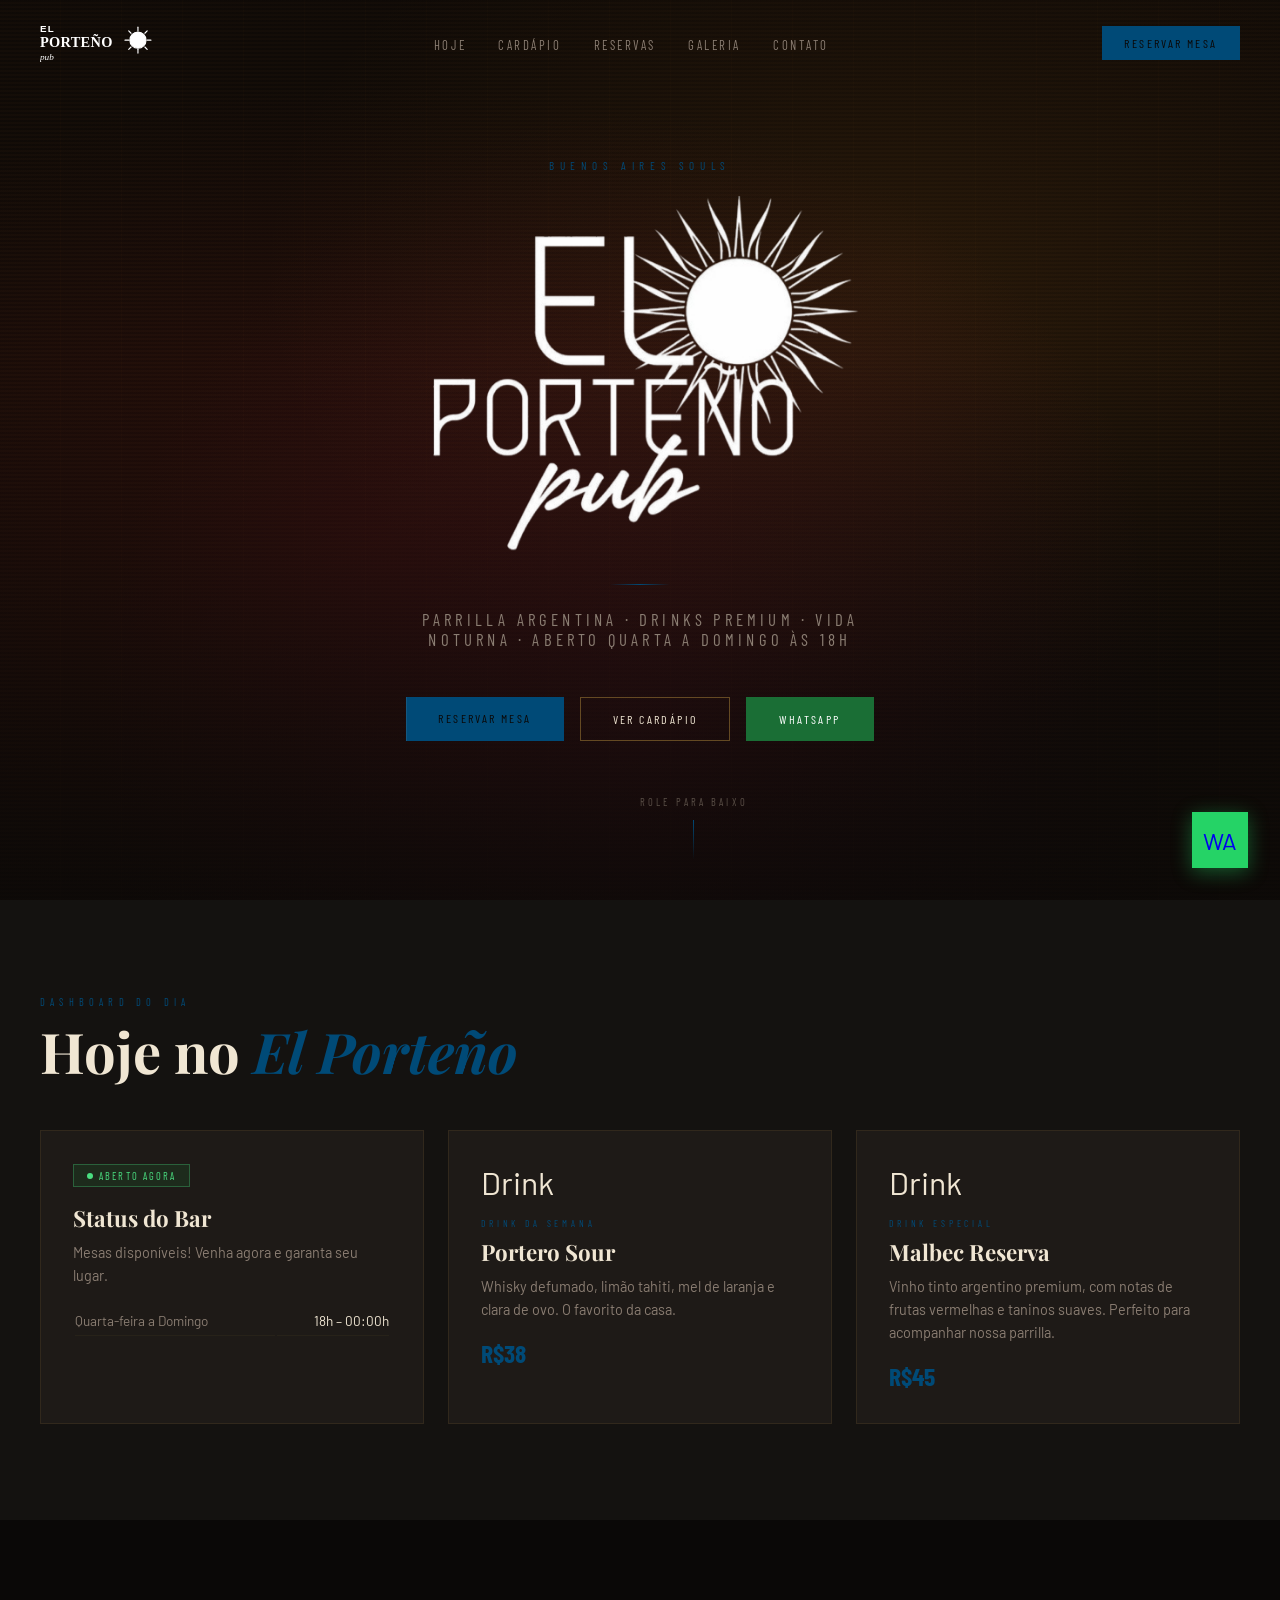
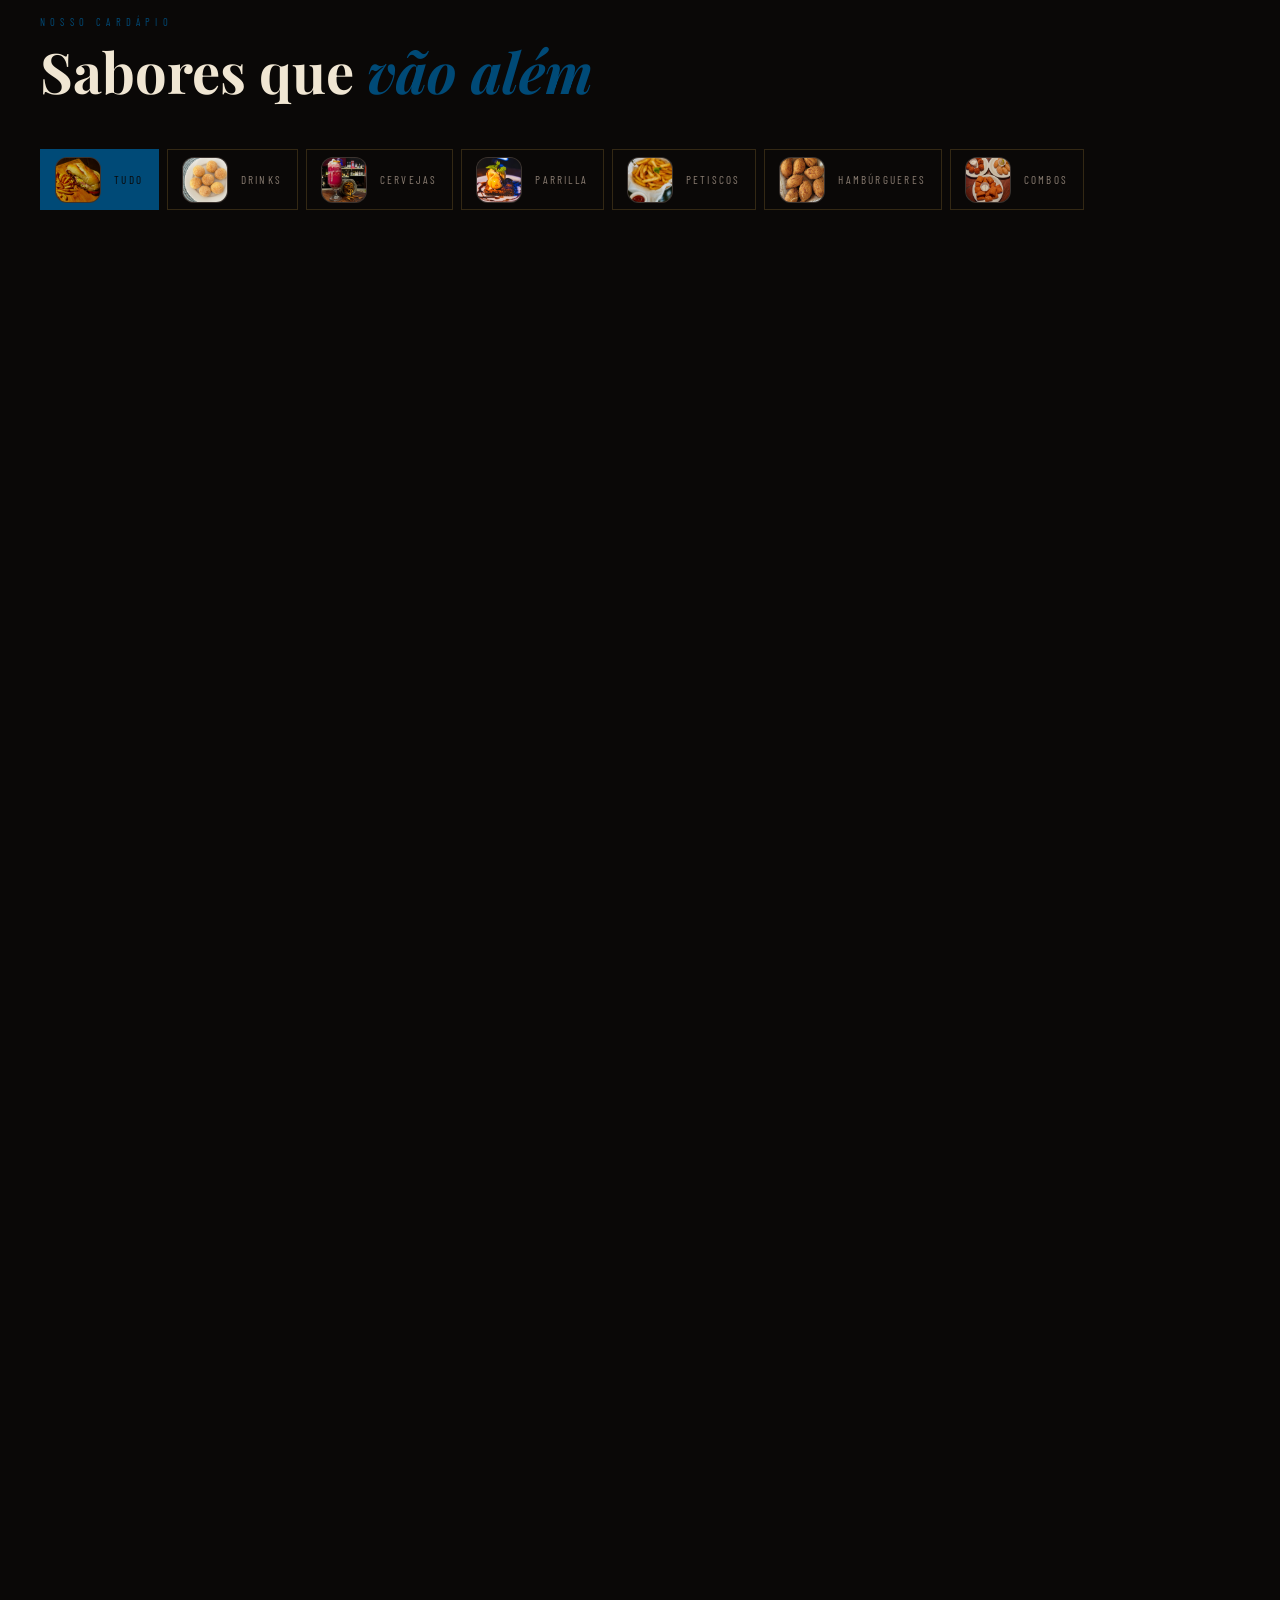
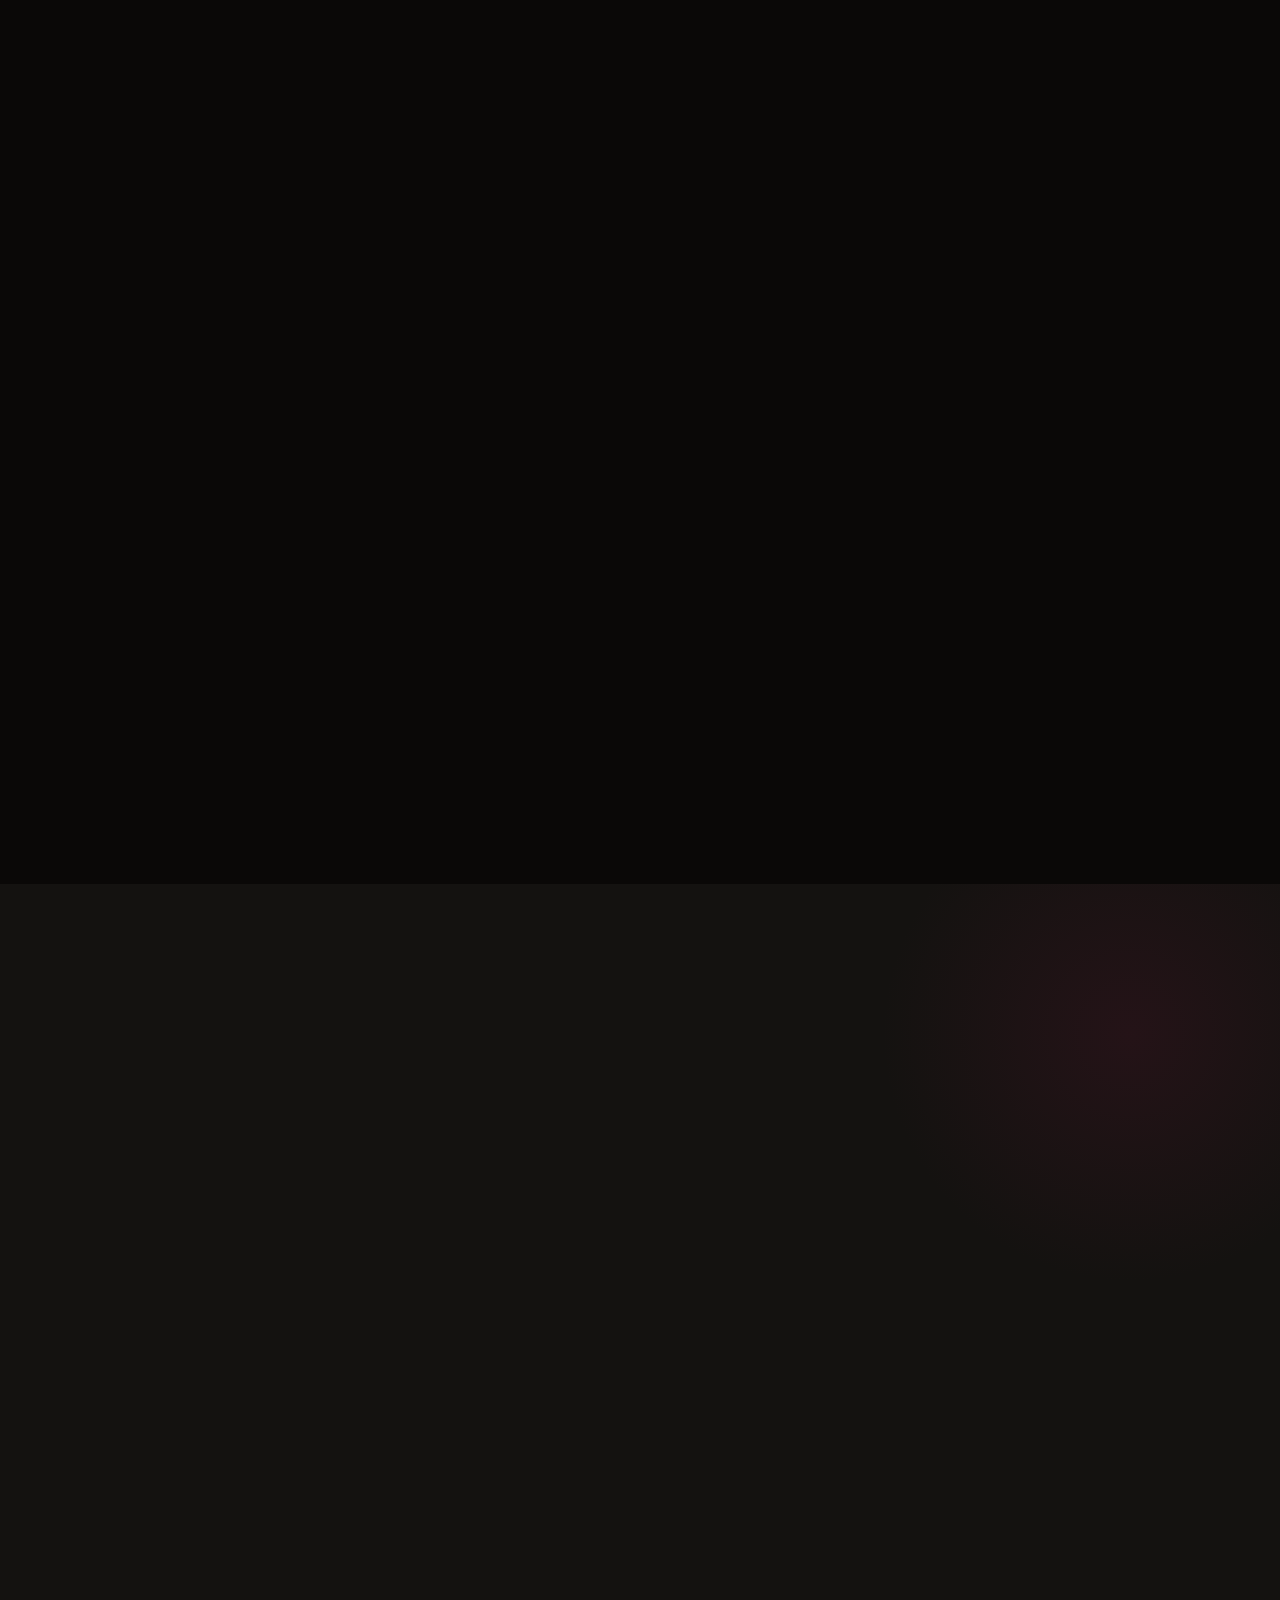
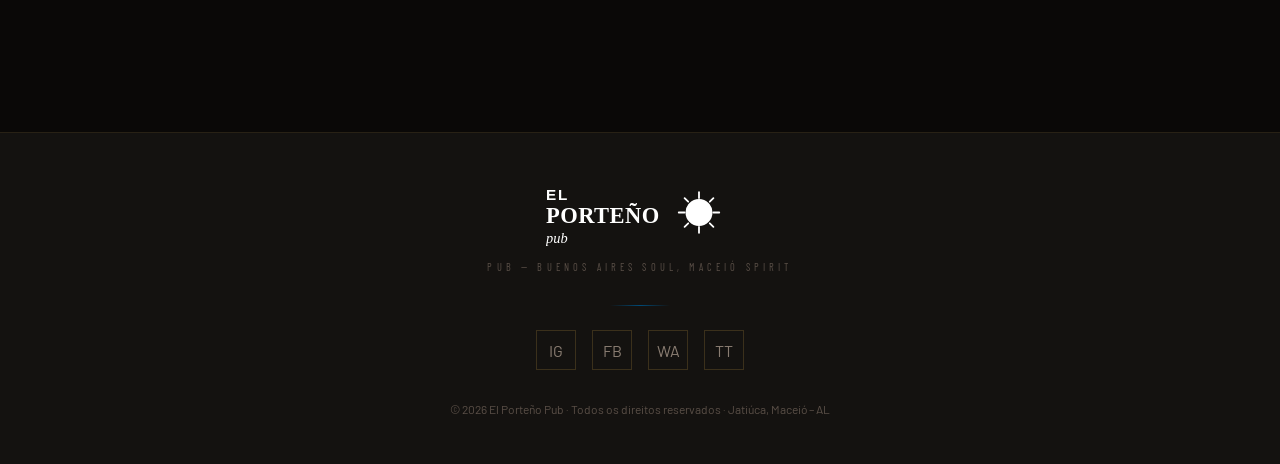
<file: index.html>
<!DOCTYPE html>
<html lang="pt-BR">
<head>
  <meta charset="UTF-8">
  <meta name="viewport" content="width=device-width, initial-scale=1.0">
  <title>El Porteño Pub — Buenos Aires</title>
  <meta name="description" content="O pub argentino mais autêntico de Maceió. Drinks premium e a melhor experiência noturna da cidade.">
  <link rel="preconnect" href="https://fonts.googleapis.com">
  <link href="https://fonts.googleapis.com/css2?family=Playfair+Display:ital,wght@0,400;0,700;0,900;1,400;1,700&family=Barlow:wght@300;400;500;600&family=Barlow+Condensed:wght@400;600;700&display=swap" rel="stylesheet">
  <link rel="stylesheet" href="css/styles.css">
</head>
<body>

  <!-- LOADER -->
  <div id="loader">
    <div class="loader-emblem">El Porteño</div>
    <div class="loader-sub">Pub — Maceió</div>
    <div class="loader-line"></div>
  </div>

  <!-- MOBILE MENU -->
  <div class="mobile-menu" id="mobileMenu">
    <button class="mobile-close" onclick="closeMobileMenu()">✕</button>
    <a href="#hoje" onclick="closeMobileMenu()">Hoje</a>
    <a href="#cardapio" onclick="closeMobileMenu()">Cardápio</a>
    <a href="#reservas" onclick="closeMobileMenu()">Reservas</a>
    <a href="#galeria" onclick="closeMobileMenu()">Galeria</a>
    <a href="#contato" onclick="closeMobileMenu()">Contato</a>
  </div>

  <!-- NAV -->
  <nav id="navbar">
    <a href="#" class="nav-logo"><img class="logo-img" src="assets/logo.svg" alt="El Porteño Pub"></a>
    <ul class="nav-links">
      <li><a href="#hoje">Hoje</a></li>
      <li><a href="#cardapio">Cardápio</a></li>
      <li><a href="#reservas">Reservas</a></li>
      <li><a href="#galeria">Galeria</a></li>
      <li><a href="#contato">Contato</a></li>
    </ul>
    <a href="https://wa.me/558299250449?text=Olá!+Quero+reservar+uma+mesa+no+El+Porteño+Pub." target="_blank" class="nav-cta">Reservar Mesa</a>
    <div class="hamburger" onclick="openMobileMenu()">
      <span></span><span></span><span></span>
    </div>
  </nav>

  <!-- HERO -->
  <section id="hero">
    <div class="hero-texture"></div>
    <div class="hero-flames" id="flames"></div>
    <div class="hero-bg"></div>
    <div class="hero-content">
      <div class="hero-eyebrow">Buenos Aires Souls</div>
      <img src="assets/logo.png" alt="El Porteño Pub" class="hero-logo">
      <div class="hero-divider"></div>
      <p class="hero-sub">Parrilla argentina · Drinks premium · Vida noturna · Aberto quarta a domingo às 18h</p>
      <div class="hero-actions">
        <a href="https://wa.me/558299250449text=Olá!+Quero+reservar+uma+mesa+no+El+Porteño+Pub." target="_blank" class="btn-primary">Reservar Mesa</a>
        <a href="#cardapio" class="btn-outline">Ver Cardápio</a>
        <a href="https://wa.me/558299250449 target="_blank" class="btn-whatsapp">WhatsApp</a>
      </div>
    </div>
    <div class="hero-scroll" onclick="document.getElementById('hoje').scrollIntoView({behavior:'smooth'})">
      <span>Role para baixo</span>
      <div class="scroll-line"></div>
    </div>
  </section>

  <!-- HOJE NO EL PORTEÑO -->
  <section id="hoje">
    <div style="max-width:1200px;margin:0 auto;" class="reveal">
      <div class="section-label">Dashboard do Dia</div>
      <h2 class="section-title">Hoje no <em>El Porteño</em></h2>
      <div class="hoje-grid">

        <div class="hoje-card">
          <div class="status-badge badge-open">
            <div class="pulse-dot dot-green"></div>
            Aberto Agora
          </div>
          <div class="card-title">Status do Bar</div>
          <div class="card-desc">Mesas disponíveis! Venha agora e garanta seu lugar.</div>
          <table class="horarios-table" style="margin-top:1rem">
            
            <tr><td>Quarta-feira a Domingo</td><td>18h – 00:00h</td></tr>
          </table>
        </div>

        

        <div class="hoje-card">
          <div class="card-icon">Drink</div>
          <div class="card-tag">Drink da Semana</div>
          <div class="card-title">Portero Sour</div>
          <div class="card-desc">Whisky defumado, limão tahiti, mel de laranja e clara de ovo. O favorito da casa.</div>
          <div class="card-price">R$38</div>
        </div>

        <div class="hoje-card">
          <div class="card-icon">Drink</div>
          <div class="card-tag">Drink Especial</div>
          <div class="card-title">Malbec Reserva</div>
          <div class="card-desc">Vinho tinto argentino premium, com notas de frutas vermelhas e taninos suaves. Perfeito para acompanhar nossa parrilla.</div>
          <div class="card-price">R$45</div>
        </div>

      </div>
    </div>
  </section>

  <!-- CARDÁPIO -->
  <section id="cardapio">
    <div class="cardapio-header reveal">
      <div class="section-label">Nosso Cardápio</div>
      <h2 class="section-title">Sabores que <em>vão além</em></h2>
      <div class="menu-filters">
        <button type="button" class="filter-btn active" data-filter="all">
          <span class="filter-thumb"><img src="images/galeria1.jpg" alt="Tudo"></span>
          <span class="filter-label">Tudo</span>
        </button>
        <button type="button" class="filter-btn" data-filter="drinks">
          <span class="filter-thumb"><img src="images/bolinho_queijo.jpg" alt="Drinks"></span>
          <span class="filter-label">Drinks</span>
        </button>
        <button type="button" class="filter-btn" data-filter="cervejas">
          <span class="filter-thumb"><img src="images/galeria2.jpg" alt="Cervejas"></span>
          <span class="filter-label">Cervejas</span>
        </button>
        <button type="button" class="filter-btn" data-filter="parrilla">
          <span class="filter-thumb"><img src="images/galeria4.jpg" alt="Parrilla"></span>
          <span class="filter-label">Parrilla</span>
        </button>
        <button type="button" class="filter-btn" data-filter="petiscos">
          <span class="filter-thumb"><img src="images/batatafrita.jpg" alt="Petiscos"></span>
          <span class="filter-label">Petiscos</span>
        </button>
        <button type="button" class="filter-btn" data-filter="burgers">
          <span class="filter-thumb"><img src="images/kibe.jpg" alt="Hambúrgueres"></span>
          <span class="filter-label">Hambúrgueres</span>
        </button>
        <button type="button" class="filter-btn" data-filter="combos">
          <span class="filter-thumb"><img src="images/petisco_1.jpg" alt="Combos"></span>
          <span class="filter-label">Combos</span>
        </button>
      </div>
    </div>
    <div class="menu-grid" id="menuGrid">

      <div class="menu-item reveal" data-cat="petiscos">
        <div class="menu-item-body">
          <div class="item-name">Batata Frita</div>
          <div class="item-desc">Batatas fritas.</div>
          <div class="item-footer">
            <div class="item-price">R$<span>17</span></div>
          </div>
        </div>
      </div>

      <div class="menu-item reveal" data-cat="petiscos">
        <div class="menu-item-body">
          <div class="item-name">Batata Porteña</div>
          <div class="item-desc">Batatas fritas, cobertas de bacon e cebola refogada.</div>
          <div class="item-footer">
            <div class="item-price">R$<span>20</span></div>
          </div>
        </div>
      </div>

      <div class="menu-item reveal" data-cat="petiscos">
        <div class="menu-item-body">
          <div class="item-name">Batata Provençal</div>
          <div class="item-desc">Batatas fritas, cobertas de alho e salsa refogados.</div>
          <div class="item-footer">
            <div class="item-price">R$<span>20</span></div>
          </div>
        </div>
      </div>

      <div class="menu-item reveal" data-cat="petiscos">
        <div class="menu-item-body">
          <div class="item-name">Bolinho de Bacalhau</div>
          <div class="item-desc">Bolinhos empanados, recheados com bacalhau, acompanhado com molho de alho - 6 unidades.</div>
          <div class="item-footer">
            <div class="item-price">R$<span>30</span></div>
          </div>
        </div>
      </div>

      <div class="menu-item reveal" data-cat="petiscos">
        <div class="menu-item-body">
          <div class="item-name">Bolinho de Macaxeira</div>
          <div class="item-desc">Bolinhos empanados, recheados com charque, acompanhado com molho rosé - 8 unidades.</div>
          <div class="item-footer">
            <div class="item-price">R$<span>25</span></div>
          </div>
        </div>
      </div>

      <div class="menu-item reveal" data-cat="petiscos">
        <div class="menu-item-body">
          <div class="item-name">Bolinho de Queijo Gouda</div>
          <div class="item-desc">Bolinhos empanados, recheados com queijo gouda, acompanhado com molho de alho - 12 unidades.</div>
          <div class="item-footer">
            <div class="item-price">R$<span>28</span></div>
          </div>
        </div>
      </div>

      <div class="menu-item reveal" data-cat="petiscos">
        <div class="menu-item-body">
          <div class="item-name">Medalhão de Frango</div>
          <div class="item-desc">Medalhão de frango enrolado no bacon, temperado com mostarda - 10 unidades.</div>
          <div class="item-footer">
            <div class="item-price">R$<span>30</span></div>
          </div>
        </div>
      </div>

      <div class="menu-item reveal" data-cat="petiscos">
        <div class="menu-item-body">
          <div class="item-name">Bolinho de Peperoni</div>
          <div class="item-desc">Bolinhos empanados, recheados com peperoni e muçarela, acompanhado com molho rosé - 8 unidades.</div>
          <div class="item-footer">
            <div class="item-price">R$<span>28</span></div>
          </div>
        </div>
      </div>

      <div class="menu-item reveal" data-cat="petiscos">
        <div class="menu-item-body">
          <div class="item-name">Caldinho de Feijão</div>
          <div class="item-desc">Feijão (acompanha coentro, torradinha, torresmo).</div>
          <div class="item-footer">
            <div class="item-price">R$<span>10</span></div>
          </div>
        </div>
      </div>

      <div class="menu-item reveal" data-cat="petiscos">
        <div class="menu-item-body">
          <div class="item-name">Caldinho de Vaca Atolada</div>
          <div class="item-desc">Vaca atolada (acompanha torradinha).</div>
          <div class="item-footer">
            <div class="item-price">R$<span>12</span></div>
          </div>
        </div>
      </div>

      <div class="menu-item reveal" data-cat="petiscos">
        <div class="menu-item-body">
          <div class="item-name">Caldinho de Camarão</div>
          <div class="item-desc">Camarão (acompanha torradinha).</div>
          <div class="item-footer">
            <div class="item-price">R$<span>48</span></div>
          </div>
        </div>
      </div>

      <div class="menu-item reveal" data-cat="petiscos">
        <div class="menu-item-body">
          <div class="item-name">Camarão Acebolado</div>
          <div class="item-desc">Camarões acebolados, refogados no alho - acompanhados com molho rosé.</div>
          <div class="item-footer">
            <div class="item-price">R$<span>35</span></div>
          </div>
        </div>
      </div>

      <div class="menu-item reveal" data-cat="petiscos">
        <div class="menu-item-body">
          <div class="item-name">Kibe de Queijo</div>
          <div class="item-desc">Kibes de queijo.</div>
          <div class="item-footer">
            <div class="item-price">R$<span>35</span></div>
          </div>
        </div>
      </div>

      <div class="menu-item reveal" data-cat="petiscos">
        <div class="menu-item-body">
          <div class="item-name">Kibe de Carne</div>
          <div class="item-desc">Kibes de carne - 6 unidades.</div>
          <div class="item-footer">
            <div class="item-price">R$<span>35</span></div>
          </div>
        </div>
      </div>

      <div class="menu-item reveal" data-cat="petiscos">
        <div class="menu-item-body">
          <div class="item-name">Dados de Tapioca</div>
          <div class="item-desc">Acompanhada de geléia de pimenta - 10 unidades.</div>
          <div class="item-footer">
            <div class="item-price">R$<span>22</span></div>
          </div>
        </div>
      </div>

      <div class="menu-item reveal" data-cat="petiscos">
        <div class="menu-item-body">
          <div class="item-name">Coração Acebolado</div>
          <div class="item-desc">Coração de frango acebolado.</div>
          <div class="item-footer">
            <div class="item-price">R$<span>22</span></div>
          </div>
        </div>
      </div>

      <div class="menu-item reveal" data-cat="petiscos">
        <div class="menu-item-body">
          <div class="item-name">Porção de Coxinhas</div>
          <div class="item-desc">Mini coxinhas de frango com catupiry, acompanhadas com molho rosé - 6 unidades.</div>
          <div class="item-footer">
            <div class="item-price">R$<span>30</span></div>
          </div>
        </div>
      </div>

      <div class="menu-item reveal" data-cat="petiscos">
        <div class="menu-item-body">
          <div class="item-name">Porção de Pastéis de Carne</div>
          <div class="item-desc">Pastéis de carne - 6 unidades.</div>
          <div class="item-footer">
            <div class="item-price">R$<span>32</span></div>
          </div>
        </div>
      </div>

      <div class="menu-item reveal" data-cat="petiscos">
        <div class="menu-item-body">
          <div class="item-name">Porção de Pastéis de Frango</div>
          <div class="item-desc">Pastéis de frango - 6 unidades.</div>
          <div class="item-footer">
            <div class="item-price">R$<span>32</span></div>
          </div>
        </div>
      </div>

      <!-- PARRILLA -->
      <div class="menu-item reveal" data-cat="parrilla">
        <div class="menu-item-body">
          <div class="item-name">Filé com Fritas</div>
          <div class="item-desc">Tiras de filé mignon, creme de leite, curry e orégano.</div>
          <div class="item-footer">
            <div class="item-price">R$<span>46</span></div>
          </div>
        </div>
      </div>

      <div class="menu-item reveal" data-cat="parrilla">
        <div class="menu-item-body">
          <div class="item-name">Isca de Frango com Batata</div>
          <div class="item-desc">Iscas empanadas, mostarda e limão.</div>
          <div class="item-footer">
            <div class="item-price">R$<span>20</span></div>
          </div>
        </div>
      </div>

      <div class="menu-item reveal" data-cat="parrilla">
        <div class="menu-item-body">
          <div class="item-name">Empanada Caprese</div>
          <div class="item-desc">Muçarela, manjericão e tomate.</div>
          <div class="item-footer">
            <div class="item-price">R$<span>13</span></div>
          </div>
        </div>
      </div>

      <div class="menu-item reveal" data-cat="parrilla">
        <div class="menu-item-body">
          <div class="item-name">Empanada de Carne</div>
          <div class="item-desc">Carne, cebola refogada e temperos.</div>
          <div class="item-footer">
            <div class="item-price">R$<span>13</span></div>
          </div>
        </div>
      </div>

      <div class="menu-item reveal" data-cat="parrilla">
        <div class="menu-item-body">
          <div class="item-name">Empanada de Camarão</div>
          <div class="item-desc">Camarão, cebola refogada, tomate e queijo.</div>
          <div class="item-footer">
            <div class="item-price">R$<span>14</span></div>
          </div>
        </div>
      </div>

      <div class="menu-item reveal" data-cat="parrilla">
        <div class="menu-item-body">
          <div class="item-name">Empanada de Frango</div>
          <div class="item-desc">Frango, cebola refogada e tomate.</div>
          <div class="item-footer">
            <div class="item-price">R$<span>13</span></div>
          </div>
        </div>
      </div>

      <div class="menu-item reveal" data-cat="parrilla">
        <div class="menu-item-body">
          <div class="item-name">Empanada Vegana</div>
          <div class="item-desc">Proteína de soja.</div>
          <div class="item-footer">
            <div class="item-price">R$<span>13</span></div>
          </div>
        </div>
      </div>

      <div class="menu-item reveal" data-cat="parrilla">
        <div class="menu-item-body">
          <div class="item-name">Milanesa Caprese</div>
          <div class="item-desc">Carne de boi empanada, queijo gratinado, tomate concassé e folhas de manjericão. Acompanha batata.</div>
          <div class="item-footer">
            <div class="item-price">R$<span>45</span></div>
          </div>
        </div>
      </div>

      <div class="menu-item reveal" data-cat="parrilla">
        <div class="menu-item-body">
          <div class="item-name">Milanesa Fugazzeta</div>
          <div class="item-desc">Carne ou frango, queijo gratinado, presunto e cebola refogada. Acompanha batata.</div>
          <div class="item-footer">
            <div class="item-price">R$<span>45</span></div>
          </div>
        </div>
      </div>

      <div class="menu-item reveal" data-cat="parrilla">
        <div class="menu-item-body">
          <div class="item-name">Milanesa Napolitana</div>
          <div class="item-desc">Carne de boi, queijo gratinado e molho de tomate caseiro. Acompanha batata.</div>
          <div class="item-footer">
            <div class="item-price">R$<span>45</span></div>
          </div>
        </div>
      </div>

      <!-- BURGERS -->
      <div class="menu-item reveal" data-cat="burgers">
        <div class="menu-item-body">
          <div class="item-name">Hambúrguer Artesanal</div>
          <div class="item-desc">Hambúrguer artesanal, alface, tomate, bacon, ovo, queijo e presunto.</div>
          <div class="item-footer">
            <div class="item-price">R$<span>37</span></div>
          </div>
        </div>
      </div>

      <div class="menu-item reveal" data-cat="burgers">
        <div class="menu-item-body">
          <div class="item-name">Hambúrguer de Frango</div>
          <div class="item-desc">Frango, bacon, presunto, queijo gratinado, ovo, alface e tomate.</div>
          <div class="item-footer">
            <div class="item-price">R$<span>37</span></div>
          </div>
        </div>
      </div>

      <!-- DRINKS -->
      <div class="menu-item reveal" data-cat="drinks">
        <div class="menu-item-body">
          <div class="item-name">Gin Tonic</div>
          <div class="item-desc">Gin, tônica, limão siciliano.</div>
          <div class="item-footer">
            <div class="item-price">R$<span>25</span></div>
          </div>
        </div>
      </div>

      <!-- CERVEJAS -->
      <div class="menu-item reveal" data-cat="cervejas">
        <div class="menu-item-body">
          <div class="item-name">Brahma</div>
          <div class="item-desc">Cerveja Brahma.</div>
          <div class="item-footer">
            <div class="item-price">R$<span>11</span></div>
          </div>
        </div>
      </div>

      <!-- SEMALCOOL -->
      <div class="menu-item reveal" data-cat="semalcool">
        <div class="menu-item-body">
          <div class="item-name">Refrigerante</div>
          <div class="item-desc">Refrigerante.</div>
          <div class="item-footer">
            <div class="item-price">R$<span>6</span></div>
          </div>
        </div>
      </div>

      <!-- SHOTS -->
      <div class="menu-item reveal" data-cat="shots">
        <div class="menu-item-body">
          <div class="item-name">Absinto</div>
          <div class="item-desc">Shot de absinto.</div>
          <div class="item-footer">
            <div class="item-price">R$<span>16</span></div>
          </div>
        </div>
      </div>

      <!-- SOBREMESAS -->
      <div class="menu-item reveal" data-cat="sobremesas">
        <div class="menu-item-body">
          <div class="item-name">Brownie Porteño</div>
          <div class="item-desc">Brownie, sorvete, calda de chocolate.</div>
          <div class="item-footer">
            <div class="item-price">R$<span>22</span></div>
          </div>
        </div>
      </div>

      <!-- ESPECIAIS -->
      <div class="menu-item reveal" data-cat="especiais">
        <div class="menu-item-body">
          <div class="item-name">Cerveja Artesanal</div>
          <div class="item-desc">Cerveja artesanal.</div>
          <div class="item-footer">
            <div class="item-price">R$<span>34</span></div>
          </div>
        </div>
      </div>

    </div>
  </section>

  <!-- RESERVAS -->
  <section id="reservas">
    <div class="reservas-inner">
      <div class="reservas-info reveal">
        <div class="section-label">Garanta seu lugar</div>
        <h2 class="section-title">Reservar <em>Mesa</em></h2>
        <div class="divider"></div>
        <div class="reservas-detail">
          <div class="reservas-detail-icon"></div>
          <div class="reservas-detail-text">
            <strong>Localização</strong>
            Pátio Maceió Fashion, Av. Álvaro Otacílio, 2991 — Jatiúca
          </div>
        </div>
        <div class="reservas-detail">
          <div class="reservas-detail-icon">�</div>
          <div class="reservas-detail-text">
            <strong>Reservas diretas no WhatsApp</strong>
            <a href="https://wa.me/5582999999999?text=Olá!+Quero+reservar+uma+mesa+no+El+Porteño+Pub." target="_blank">(82) 9 9999-9999 · Enviar mensagem</a>
          </div>
        </div>
        <div class="reservas-detail">
          <div class="reservas-detail-icon"></div>
          <div class="reservas-detail-text">
            <strong>Horário de abertura</strong>
            Aberto quarta a domingo às 18 horas.
          </div>
        </div>
        <div class="reservas-detail">
          <div class="reservas-detail-icon"></div>
          <div class="reservas-detail-text">
            <strong>Aniversários e eventos</strong>
            Espaço privativo com menu especial para grupos a partir de 10 pessoas
          </div>
        </div>
        <div class="reservas-detail">
          <div class="reservas-detail-icon"></div>
          <div class="reservas-detail-text">
            <strong>Áreas disponíveis</strong>
            Salão interno, varanda externa e Lounge VIP
          </div>
        </div>
      </div>
    </div>
  </section>

  <!-- GALERIA -->
  <section id="galeria">
    <div style="max-width:1200px;margin:0 auto;" class="reveal">
      <div class="section-label">Galeria</div>
      <h2 class="section-title">A <em>atmosfera</em> do Porteño</h2>
      <div class="galeria-grid">
        <div class="galeria-item">
          <img src="images/galeria1.jpg" alt="Atmosfera do El Porteño Pub">
          <div class="galeria-overlay"><span>Ver mais</span></div>
        </div>
        <div class="galeria-item">
          <img src="images/galeria2.jpg" alt="Atmosfera do El Porteño Pub">
          <div class="galeria-overlay"><span>Ver mais</span></div>
        </div>
        <div class="galeria-item">
          <img src="images/galeria3.jpg" alt="Atmosfera do El Porteño Pub">
          <div class="galeria-overlay"><span>Ver mais</span></div>
        </div>
        <div class="galeria-item">
          <img src="images/galeria4.jpg" alt="Atmosfera do El Porteño Pub">
          <div class="galeria-overlay"><span>Ver mais</span></div>
        </div>
        <div class="galeria-item">
          <img src="images/galeria5.jpg" alt="Atmosfera do El Porteño Pub">
          <div class="galeria-overlay"><span>Ver mais</span></div>
        </div>
      </div>
      <div style="text-align:center;margin-top:2rem">
        <a href="https://instagram.com/elportenopub" target="_blank" class="btn-outline" style="display:inline-block">
          Ver mais no Instagram
        </a>
      </div>
    </div>
  </section>

  <!-- CONTATO -->
  <section id="contato">
    <div class="contato-grid">
      <div class="reveal">
        <div class="section-label">Onde estamos</div>
        <h2 class="section-title">Venha nos <em>visitar</em></h2>
        <div class="divider"></div>

        <div class="contato-info-row">
          <div class="contato-icon"></div>
          <div class="contato-text">
            <div class="contato-label">Endereço</div>
            <div class="contato-value">Pátio Maceió Fashion<br>Av. Álvaro Otacílio, 2991 — Jatiúca<br>Maceió – AL</div>
          </div>
        </div>

        <div class="contato-info-row">
          <div class="contato-icon"></div>
          <div class="contato-text">
            <div class="contato-label">Horário de funcionamento</div>
            <div class="contato-value">
              Aberto quarta a domingo às 18h<br>
              Seg – Qui: 18h às 00h<br>
              Sex: 18h às 02h<br>
              Sáb: 14h às 03h · Dom: 14h às 23h
            </div>
          </div>
        </div>

        <div class="contato-info-row">
          <div class="contato-icon"></div>
          <div class="contato-text">
            <div class="contato-label">Contato</div>
            <div class="contato-value">
              <a href="tel:+558299250449">(82) 9 9999-9999</a><br>
              <a href="https://wa.me/558299250449" target="_blank">WhatsApp →</a>
            </div>
          </div>
        </div>

        <div class="social-links">
          <a href="https://instagram.com/elportenopub" target="_blank" class="social-link">IG</a>
          <a href="https://facebook.com/elportenopub" target="_blank" class="social-link">FB</a>
          <a href="https://wa.me/558299250449" target="_blank" class="social-link">WA</a>
          <a href="https://tiktok.com/@elportenopub" target="_blank" class="social-link">TT</a>
        </div>
      </div>

      <div class="reveal" style="transition-delay:0.2s">
        <div class="map-placeholder">
          <div class="map-pin"></div>
          <div class="map-address">
            Pátio Maceió Fashion<br>
            Av. Álvaro Otacílio, 2991 — Jatiúca<br>
            Maceió – AL
          </div>
          <a href="https://maps.google.com/?q=El+Porteno+Pub+Maceio" target="_blank" class="uber-btn">
            Abrir no Maps →
          </a>
        </div>
        <div style="margin-top:1rem;display:flex;gap:0.75rem;">
          <a href="https://m.uber.com/ul/?action=setPickup&dropoff[latitude]=-9.65&dropoff[longitude]=-35.71&dropoff[nickname]=El+Porteno+Pub" target="_blank" class="btn-primary" style="flex:1;text-align:center;padding:0.75rem 1rem;font-size:0.7rem">Chamar Uber</a>
          <a href="https://wa.me/558299250449?text=Olá!+Quero+fazer+uma+reserva+no+El+Porteño" target="_blank" class="btn-outline" style="flex:1;text-align:center;padding:0.75rem 1rem;font-size:0.7rem">WhatsApp</a>
        </div>
      </div>
    </div>
  </section>

  <!-- FOOTER -->
  <footer>
    <div class="footer-logo"><img class="logo-img footer-logo-img" src="assets/logo.svg" alt="El Porteño Pub"></div>
    <div class="footer-sub">Pub — Buenos Aires Soul, Maceió Spirit</div>
    <div class="divider" style="margin:1rem auto;"></div>
    <div class="social-links" style="justify-content:center">
      <a href="#" class="social-link">IG</a>
      <a href="#" class="social-link">FB</a>
      <a href="#" class="social-link">WA</a>
      <a href="#" class="social-link">TT</a>
    </div>
    <div class="footer-copy">© 2026 El Porteño Pub · Todos os direitos reservados · Jatiúca, Maceió – AL</div>
  </footer>

  <!-- FLOATING WHATSAPP -->
  <a href="https://wa.me/558299250449?text=Olá!+Quero+fazer+uma+reserva" target="_blank" class="float-wa" title="WhatsApp">WA</a>

  <!-- TOAST NOTIFICATION -->
  <div class="notify-toast" id="toast">
    <div class="toast-title">✓ Adicionado</div>
    <div class="toast-msg" id="toastMsg">Item adicionado com sucesso!</div>
  </div>

  <!-- SCRIPT -->
  <script src="js/script.js"></script>
</body>
</html>
</file>
<file: css/styles.css>
:root {
  --noir: #0a0807;
  --charcoal: #141210;
  --smoke: #1e1a17;
  --ember: #2a221d;
  --leather: #3d2f22;
  --wine: #4a1528;
  --wine-deep: #2d0c18;
  --blood: #8b1a1a;
  --amber: #004A77;
  --gold: #004A77;
  --brass: #004A77;
  --cream: #f0e6d3;
  --parchment: #e8d5b7;
  --ash: #8a7d72;
  --fog: #5a4f47;
  --font-display: 'Playfair Display', Georgia, serif;
  --font-body: 'Barlow', sans-serif;
  --font-condensed: 'Barlow Condensed', sans-serif;
}

* { margin: 0; padding: 0; box-sizing: border-box; }

html { scroll-behavior: smooth; }

body {
  background: var(--noir);
  color: var(--cream);
  font-family: var(--font-body);
  font-weight: 400;
  overflow-x: hidden;
}

/* ─── LOADING SCREEN ─── */
#loader {
  position: fixed; inset: 0; z-index: 9999;
  background: var(--noir);
  display: flex; flex-direction: column;
  align-items: center; justify-content: center;
  transition: opacity 0.8s ease, visibility 0.8s ease;
}
#loader.hidden { opacity: 0; visibility: hidden; }
.loader-emblem {
  font-family: var(--font-display);
  font-size: clamp(2rem, 6vw, 4rem);
  font-weight: 900;
  letter-spacing: 0.05em;
  color: var(--gold);
  opacity: 0;
  animation: fadeUp 0.8s 0.3s forwards;
}
.loader-sub {
  font-family: var(--font-condensed);
  font-size: 0.75rem;
  letter-spacing: 0.35em;
  text-transform: uppercase;
  color: var(--amber);
  opacity: 0;
  animation: fadeUp 0.8s 0.6s forwards;
  margin-top: 0.5rem;
}
.loader-line {
  width: 0; height: 1px;
  background: linear-gradient(90deg, transparent, var(--gold), transparent);
  margin-top: 2rem;
  animation: expandLine 1.2s 0.9s forwards;
}
@keyframes expandLine { to { width: 200px; } }
@keyframes fadeUp {
  from { opacity: 0; transform: translateY(16px); }
  to { opacity: 1; transform: translateY(0); }
}

/* ─── NAV ─── */
nav {
  position: fixed; top: 0; left: 0; right: 0; z-index: 100;
  padding: 1.25rem 2.5rem;
  display: flex; align-items: center; justify-content: space-between;
  transition: all 0.4s ease;
}
nav.scrolled {
  background: rgba(10,8,7,0.95);
  backdrop-filter: blur(12px);
  border-bottom: 1px solid rgba(212,168,71,0.15);
  padding: 0.9rem 2.5rem;
}
.nav-logo {
  display: inline-flex;
  align-items: center;
  text-decoration: none;
}
.nav-logo img {
  height: 46px;
  width: auto;
  display: block;
}
.nav-logo span { color: var(--amber); font-style: italic; }
.nav-links { display: flex; gap: 2rem; list-style: none; }
.nav-links a {
  font-family: var(--font-condensed);
  font-size: 0.8rem;
  letter-spacing: 0.2em;
  text-transform: uppercase;
  color: var(--ash);
  text-decoration: none;
  transition: color 0.3s;
}
.nav-links a:hover { color: var(--gold); }
.nav-cta {
  font-family: var(--font-condensed);
  font-size: 0.75rem;
  letter-spacing: 0.2em;
  text-transform: uppercase;
  color: var(--noir);
  background: var(--gold);
  padding: 0.6rem 1.4rem;
  text-decoration: none;
  transition: all 0.3s;
}
.nav-cta:hover { background: var(--amber); }
.hamburger { display: none; flex-direction: column; gap: 5px; cursor: pointer; }
.hamburger span { width: 24px; height: 1px; background: var(--gold); transition: all 0.3s; }

/* ─── HERO ─── */
#hero {
  position: relative;
  height: 100vh; min-height: 640px;
  display: flex; flex-direction: column;
  align-items: center; justify-content: center;
  text-align: center;
  overflow: hidden;
}
.hero-bg {
  position: absolute; inset: 0;
  background:
    linear-gradient(180deg, rgba(10,8,7,0.4) 0%, rgba(10,8,7,0.2) 40%, rgba(10,8,7,0.8) 100%),
    radial-gradient(ellipse at 30% 60%, rgba(139,26,26,0.25) 0%, transparent 60%),
    radial-gradient(ellipse at 70% 30%, rgba(200,121,26,0.15) 0%, transparent 50%),
    radial-gradient(ellipse at 50% 80%, rgba(74,21,40,0.4) 0%, transparent 60%),
    url('https://instagram.fmcz13-1.fna.fbcdn.net/v/t51.82787-15/697138328_18411946732177048_7247407510321595535_n.jpg?stp=dst-jpg_e35_p1080x1080_sh2.08_tt6&_nc_ht=instagram.fmcz13-1.fna.fbcdn.net&_nc_cat=104&_nc_oc=Q6cZ2gHXVaufV8A7Y4alWMVsFTlzkUWNUGaf9UtrIE8qtCTp0xA6DBrvk75GZc1RgpCBQWqAt2UeUd680SHBD2e5L3FE&_nc_ohc=BhQ-t3eDucAQ7kNvwH6Idz8&_nc_gid=faaH6AhZA94_vPP6MkxD2w&edm=AOQ1c0wBAAAA&ccb=7-5&oh=00_Af589nDCJS4JSUuYuEWCEXQlJv_WI9iFsTOVXyuC8mAUKg&oe=6A0AD838&_nc_sid=8b3546');
  background-size: cover, cover, cover, cover, cover;
  background-position: center, 30% 60%, 70% 30%, 50% 80%, center;
  background-repeat: no-repeat;
  z-index: 1;
}
.hero-texture {
  position: absolute; inset: 0; z-index: 0;
  background-color: #1a1008;
  background-image:
    repeating-linear-gradient(0deg, transparent, transparent 2px, rgba(0,0,0,0.3) 2px, rgba(0,0,0,0.3) 4px),
    repeating-linear-gradient(90deg, transparent, transparent 60px, rgba(200,121,26,0.03) 60px, rgba(200,121,26,0.03) 61px);
}
.hero-flames {
  position: absolute; inset: 0; z-index: 0; overflow: hidden;
}
.flame {
  position: absolute; bottom: -20px;
  width: 3px; border-radius: 50% 50% 0 0;
  animation: flicker 3s ease-in-out infinite;
  opacity: 0;
}
@keyframes flicker {
  0%,100% { transform: scaleY(1) translateX(0); opacity: 0; }
  20% { opacity: 0.4; }
  50% { transform: scaleY(1.3) translateX(4px); opacity: 0.6; }
  80% { opacity: 0.3; }
}
.hero-content { position: relative; z-index: 2; padding: 0 1.5rem; }
.hero-eyebrow {
  font-family: var(--font-condensed);
  font-size: 0.7rem;
  letter-spacing: 0.5em;
  text-transform: uppercase;
  color: var(--amber);
  opacity: 0;
  animation: fadeUp 1s 1.4s forwards;
  margin-bottom: 1.5rem;
}
.hero-logo {
  width: min(520px, 85vw);
  height: auto;
  display: block;
  margin: 0 auto 1rem;
  opacity: 0;
  animation: fadeUp 1s 1.6s forwards;
}
.hero-title {
  display: none;
}
.hero-divider {
  width: 60px; height: 1px;
  background: linear-gradient(90deg, transparent, var(--gold), transparent);
  margin: 1.5rem auto;
  opacity: 0;
  animation: fadeUp 1s 1.8s forwards;
}
.hero-sub {
  font-family: var(--font-condensed);
  font-size: clamp(0.85rem, 2vw, 1.05rem);
  letter-spacing: 0.25em;
  text-transform: uppercase;
  color: var(--ash);
  opacity: 0;
  animation: fadeUp 1s 2s forwards;
  margin-bottom: 3rem;
  max-width: 500px;
  margin-left: auto;
  margin-right: auto;
}
.hero-actions {
  display: flex; flex-wrap: wrap; gap: 1rem;
  justify-content: center;
  opacity: 0;
  animation: fadeUp 1s 2.2s forwards;
}
.btn-primary {
  font-family: var(--font-condensed);
  font-size: 0.75rem;
  letter-spacing: 0.2em;
  text-transform: uppercase;
  color: var(--noir);
  background: var(--gold);
  padding: 0.9rem 2rem;
  text-decoration: none;
  transition: all 0.3s;
  position: relative; overflow: hidden;
}
.btn-primary::after {
  content: ''; position: absolute;
  inset: 0; background: rgba(255,255,255,0.1);
  transform: translateX(-100%);
  transition: transform 0.4s ease;
}
.btn-primary:hover::after { transform: translateX(0); }
.btn-primary:hover { background: var(--amber); transform: translateY(-2px); }
.btn-outline {
  font-family: var(--font-condensed);
  font-size: 0.75rem;
  letter-spacing: 0.2em;
  text-transform: uppercase;
  color: var(--cream);
  background: transparent;
  border: 1px solid rgba(212,168,71,0.4);
  padding: 0.9rem 2rem;
  text-decoration: none;
  transition: all 0.3s;
}
.btn-outline:hover {
  border-color: var(--gold);
  color: var(--gold);
  transform: translateY(-2px);
}
.btn-whatsapp {
  font-family: var(--font-condensed);
  font-size: 0.75rem;
  letter-spacing: 0.2em;
  text-transform: uppercase;
  color: #fff;
  background: #1a6e35;
  border: 1px solid #1a6e35;
  padding: 0.9rem 2rem;
  text-decoration: none;
  transition: all 0.3s;
  display: flex; align-items: center; gap: 0.5rem;
}
.btn-whatsapp:hover { background: #22914a; transform: translateY(-2px); }
.hero-scroll {
  position: absolute; bottom: 2.5rem; left: 50%;
  transform: translateX(-50%); z-index: 2;
  display: flex; flex-direction: column; align-items: center; gap: 0.75rem;
  opacity: 0; animation: fadeUp 1s 2.8s forwards;
  cursor: pointer;
}
.hero-scroll span {
  font-family: var(--font-condensed);
  font-size: 0.65rem; letter-spacing: 0.3em;
  text-transform: uppercase; color: var(--fog);
}
.scroll-line {
  width: 1px; height: 40px;
  background: linear-gradient(180deg, var(--gold), transparent);
  animation: scrollPulse 2s ease-in-out infinite;
}
@keyframes scrollPulse {
  0%,100% { opacity: 0.4; transform: scaleY(1); }
  50% { opacity: 1; transform: scaleY(1.2); }
}

/* ─── HOJE NO EL PORTEÑO ─── */
#hoje { padding: 6rem 2.5rem; background: var(--charcoal); }
.section-label {
  font-family: var(--font-condensed);
  font-size: 0.65rem; letter-spacing: 0.5em;
  text-transform: uppercase; color: var(--amber);
  margin-bottom: 0.75rem;
}
.section-title {
  font-family: var(--font-display);
  font-size: clamp(2rem, 5vw, 3.5rem);
  font-weight: 700; color: var(--cream);
  line-height: 1.1; margin-bottom: 3rem;
}
.section-title em { color: var(--gold); font-style: italic; }
.hoje-grid {
  display: grid;
  grid-template-columns: repeat(auto-fit, minmax(280px, 1fr));
  gap: 1.5rem; max-width: 1200px; margin: 0 auto;
}
.hoje-card {
  background: var(--smoke);
  border: 1px solid rgba(212,168,71,0.1);
  padding: 2rem;
  position: relative; overflow: hidden;
  transition: all 0.4s ease;
}
.hoje-card::before {
  content: ''; position: absolute;
  top: 0; left: 0; right: 0; height: 2px;
  background: var(--gold); opacity: 0;
  transition: opacity 0.4s;
}
.hoje-card:hover::before { opacity: 1; }
.hoje-card:hover { border-color: rgba(212,168,71,0.3); transform: translateY(-4px); }
.card-icon { font-size: 2rem; margin-bottom: 1rem; }
.card-tag {
  font-family: var(--font-condensed);
  font-size: 0.6rem; letter-spacing: 0.4em;
  text-transform: uppercase;
  color: var(--amber);
  margin-bottom: 0.5rem;
}
.card-title {
  font-family: var(--font-display);
  font-size: 1.4rem; font-weight: 700;
  color: var(--cream); margin-bottom: 0.5rem;
}
.card-desc { font-size: 0.9rem; color: var(--ash); line-height: 1.6; }
.card-price {
  font-family: var(--font-condensed);
  font-size: 1.6rem; font-weight: 700;
  color: var(--gold); margin-top: 1rem;
}
.card-price .old {
  font-size: 0.9rem; color: var(--fog);
  text-decoration: line-through; margin-right: 0.5rem;
}
.status-badge {
  display: inline-flex; align-items: center; gap: 0.4rem;
  font-family: var(--font-condensed);
  font-size: 0.65rem; letter-spacing: 0.2em;
  text-transform: uppercase;
  padding: 0.3rem 0.8rem;
  margin-bottom: 1rem;
}
.badge-open { background: rgba(26,110,53,0.2); color: #4ade80; border: 1px solid rgba(74,222,128,0.3); }
.badge-busy { background: rgba(200,121,26,0.2); color: var(--amber); border: 1px solid rgba(200,121,26,0.3); }
.pulse-dot {
  width: 6px; height: 6px; border-radius: 50%;
  animation: pulse 2s ease-in-out infinite;
}
.dot-green { background: #4ade80; }
.dot-amber { background: var(--amber); }
@keyframes pulse {
  0%,100% { opacity: 1; transform: scale(1); }
  50% { opacity: 0.5; transform: scale(0.8); }
}
.countdown {
  display: flex; gap: 1rem; margin-top: 1.5rem;
}
.countdown-unit { text-align: center; }
.countdown-num {
  font-family: var(--font-display);
  font-size: 2rem; font-weight: 700; color: var(--gold);
  display: block;
}
.countdown-label {
  font-family: var(--font-condensed);
  font-size: 0.55rem; letter-spacing: 0.3em;
  text-transform: uppercase; color: var(--fog);
}

/* ─── CARDÁPIO ─── */
#cardapio { padding: 6rem 2.5rem; background: var(--noir); }
.cardapio-header { max-width: 1200px; margin: 0 auto 3rem; }
.menu-filters {
  display: flex; flex-wrap: wrap; gap: 0.5rem;
  margin-bottom: 3rem;
}
.filter-btn {
  display: inline-flex;
  align-items: center;
  gap: 0.8rem;
  min-height: 52px;
  font-family: var(--font-condensed);
  font-size: 0.7rem; letter-spacing: 0.2em;
  text-transform: uppercase;
  padding: 0.4rem 0.9rem;
  background: transparent;
  border: 1px solid rgba(212,168,71,0.2);
  color: var(--ash);
  cursor: pointer; transition: all 0.3s;
}
.filter-btn:hover, .filter-btn.active {
  background: var(--gold);
  border-color: var(--gold);
  color: var(--noir);
}
.filter-thumb {
  width: 46px;
  height: 46px;
  border-radius: 0.75rem;
  overflow: hidden;
  border: 1px solid rgba(255,255,255,0.08);
  background: var(--ember);
  display: inline-flex;
  align-items: center;
  justify-content: center;
}
.filter-thumb img {
  width: 100%;
  height: 100%;
  object-fit: cover;
  display: block;
}
.filter-label {
  display: inline-block;
  line-height: 1.2;
}
.menu-grid {
  display: grid;
  grid-template-columns: repeat(auto-fill, minmax(300px, 1fr));
  gap: 1.5rem; max-width: 1200px; margin: 0 auto;
}
.menu-item {
  background: var(--smoke);
  border: 1px solid rgba(212,168,71,0.08);
  overflow: hidden; transition: all 0.4s ease;
  position: relative;
}
.menu-item:hover { border-color: rgba(212,168,71,0.3); transform: translateY(-4px); }
.menu-item-img {
  height: 200px; position: relative; overflow: hidden;
  background: var(--ember);
  display: flex; align-items: center; justify-content: center;
  font-size: 4rem;
  background-size: cover;
  background-position: center;
}
.menu-item-img .img-overlay {
  position: absolute; inset: 0;
  background: linear-gradient(180deg, transparent 50%, rgba(10,8,7,0.8) 100%);
}
.menu-img-petiscos { background-image: url('https://images.unsplash.com/photo-1490645935967-10de6ba17061?auto=format&fit=crop&w=900&q=80'); }
.menu-img-parrilla { background-image: url('https://images.unsplash.com/photo-1529692236671-f1b8b5121b2d?auto=format&fit=crop&w=900&q=80'); }
.menu-img-burgers { background-image: url('https://images.unsplash.com/photo-1550547660-d9450f859349?auto=format&fit=crop&w=900&q=80'); }
.menu-img-drinks { background-image: url('https://images.unsplash.com/photo-1497032205916-ac775f0649ae?auto=format&fit=crop&w=900&q=80'); }
.menu-img-cervejas { background-image: url('https://images.unsplash.com/photo-1510626176961-4b3ec036ffe2?auto=format&fit=crop&w=900&q=80'); }
.menu-img-semalcool { background-image: url('https://images.unsplash.com/photo-1504674900247-0877df9cc836?auto=format&fit=crop&w=900&q=80'); }
.menu-img-shots { background-image: url('https://images.unsplash.com/photo-1532634896-26909d0dff87?auto=format&fit=crop&w=900&q=80'); }
.menu-img-sobremesas { background-image: url('https://images.unsplash.com/photo-1544382540-2d9d6c64c0af?auto=format&fit=crop&w=900&q=80'); }
.menu-img-especiais { background-image: url('https://images.unsplash.com/photo-1490645935967-10de6ba17061?auto=format&fit=crop&w=900&q=80'); }
.menu-badges {
  position: absolute; top: 0.75rem; left: 0.75rem;
  display: flex; flex-wrap: wrap; gap: 0.3rem; z-index: 1;
}
.badge {
  font-family: var(--font-condensed);
  font-size: 0.55rem; letter-spacing: 0.15em;
  text-transform: uppercase; padding: 0.25rem 0.6rem;
}
.badge-promo { background: var(--blood); color: #fca5a5; }
.badge-top { background: var(--gold); color: var(--noir); }
.badge-novo { background: var(--wine); color: #f9a8d4; }
.menu-item-body { padding: 1.25rem; }
.item-name {
  font-family: var(--font-display);
  font-size: 1.15rem; font-weight: 700;
  color: var(--cream); margin-bottom: 0.4rem;
}
.item-desc { font-size: 0.82rem; color: var(--ash); line-height: 1.5; margin-bottom: 0.75rem; }
.item-harmonizacao {
  font-family: var(--font-condensed);
  font-size: 0.65rem; letter-spacing: 0.15em;
  text-transform: uppercase;
  color: var(--amber); margin-bottom: 1rem;
}
.item-harmonizacao::before { content: '♦ '; }
.item-footer { display: flex; align-items: center; justify-content: space-between; }
.item-price {
  font-family: var(--font-condensed);
  font-size: 1.4rem; font-weight: 700; color: var(--gold);
}
.item-price .cents { font-size: 0.8em; }
.item-order {
  font-family: var(--font-condensed);
  font-size: 0.65rem; letter-spacing: 0.15em;
  text-transform: uppercase;
  padding: 0.5rem 1rem;
  background: transparent;
  border: 1px solid rgba(212,168,71,0.3);
  color: var(--gold);
  cursor: pointer; transition: all 0.3s;
}
.item-order:hover { background: var(--gold); color: var(--noir); }
.hidden-item { display: none; }

/* ─── RESERVAS ─── */
#reservas {
  padding: 6rem 2.5rem;
  background: var(--charcoal);
  position: relative; overflow: hidden;
}
#reservas::before {
  content: ''; position: absolute;
  top: -100px; right: -100px;
  width: 500px; height: 500px; border-radius: 50%;
  background: radial-gradient(circle, rgba(74,21,40,0.3), transparent 70%);
  pointer-events: none;
}
.reservas-inner {
  max-width: 900px; margin: 0 auto;
  display: grid; grid-template-columns: 1fr 1.4fr;
  gap: 5rem; align-items: center;
}
.reservas-info .section-title { margin-bottom: 1.5rem; }
.reservas-detail {
  display: flex; align-items: center; gap: 1rem;
  margin-bottom: 1.5rem;
}
.reservas-detail-icon {
  width: 40px; height: 40px; flex-shrink: 0;
  border: 1px solid rgba(212,168,71,0.3);
  display: flex; align-items: center; justify-content: center;
  font-size: 1.1rem;
}
.reservas-detail-text { font-size: 0.85rem; color: var(--ash); line-height: 1.5; }
.reservas-detail-text strong { color: var(--cream); display: block; }
.form-group { margin-bottom: 1.25rem; }
.form-group label {
  font-family: var(--font-condensed);
  font-size: 0.65rem; letter-spacing: 0.3em;
  text-transform: uppercase; color: var(--ash);
  display: block; margin-bottom: 0.5rem;
}
.form-group input,
.form-group select,
.form-group textarea {
  width: 100%;
  background: var(--smoke);
  border: 1px solid rgba(212,168,71,0.15);
  color: var(--cream);
  padding: 0.85rem 1rem;
  font-family: var(--font-body);
  font-size: 0.9rem;
  transition: border-color 0.3s;
  outline: none;
  appearance: none;
  -webkit-appearance: none;
}
.form-group input:focus,
.form-group select:focus,
.form-group textarea:focus {
  border-color: rgba(212,168,71,0.5);
}
.form-group select { cursor: pointer; }
.form-row { display: grid; grid-template-columns: 1fr 1fr; gap: 1rem; }
.area-options { display: flex; gap: 0.75rem; margin-top: 0.5rem; }
.area-option input[type="radio"] { display: none; }
.area-option label {
  font-family: var(--font-condensed);
  font-size: 0.7rem; letter-spacing: 0.15em;
  text-transform: uppercase;
  padding: 0.5rem 1rem;
  border: 1px solid rgba(212,168,71,0.2);
  color: var(--ash); cursor: pointer; transition: all 0.3s;
  display: block;
}
.area-option input[type="radio"]:checked + label {
  background: var(--gold);
  border-color: var(--gold);
  color: var(--noir);
}
.form-submit {
  width: 100%; padding: 1rem;
  background: var(--gold);
  border: none; color: var(--noir);
  font-family: var(--font-condensed);
  font-size: 0.8rem; letter-spacing: 0.3em;
  text-transform: uppercase; cursor: pointer;
  transition: all 0.3s; margin-top: 0.5rem;
}
.form-submit:hover { background: var(--amber); transform: translateY(-2px); }

/* ─── EVENTOS ─── */
#eventos { padding: 6rem 2.5rem; background: var(--noir); }
.eventos-grid {
  display: grid;
  grid-template-columns: repeat(auto-fill, minmax(340px, 1fr));
  gap: 2rem; max-width: 1200px; margin: 0 auto;
}
.evento-card {
  background: var(--smoke);
  border: 1px solid rgba(212,168,71,0.1);
  overflow: hidden; position: relative;
  transition: all 0.4s;
}
.evento-card:hover { border-color: rgba(212,168,71,0.3); transform: translateY(-4px); }
.evento-banner {
  height: 180px; position: relative;
  display: flex; align-items: center; justify-content: center;
  font-size: 4rem; overflow: hidden;
  background-size: cover;
  background-position: center;
}
.evento-date-badge {
  position: absolute; top: 1rem; left: 1rem;
  background: var(--gold); color: var(--noir);
  padding: 0.5rem 0.75rem; text-align: center;
}
.evento-date-badge .day {
  font-family: var(--font-display);
  font-size: 1.6rem; font-weight: 900; display: block; line-height: 1;
}
.evento-date-badge .month {
  font-family: var(--font-condensed);
  font-size: 0.6rem; letter-spacing: 0.2em;
  text-transform: uppercase; display: block;
}
.evento-type {
  position: absolute; top: 1rem; right: 1rem;
  font-family: var(--font-condensed);
  font-size: 0.6rem; letter-spacing: 0.2em;
  text-transform: uppercase; padding: 0.25rem 0.6rem;
  background: rgba(10,8,7,0.8);
  border: 1px solid rgba(212,168,71,0.3);
  color: var(--gold);
}
.evento-body { padding: 1.5rem; }
.evento-name {
  font-family: var(--font-display);
  font-size: 1.4rem; font-weight: 700;
  color: var(--cream); margin-bottom: 0.5rem;
}
.evento-time {
  font-family: var(--font-condensed);
  font-size: 0.75rem; letter-spacing: 0.2em;
  text-transform: uppercase; color: var(--amber);
  margin-bottom: 0.75rem;
}
.evento-desc { font-size: 0.85rem; color: var(--ash); line-height: 1.6; margin-bottom: 1.5rem; }
.evento-footer { display: flex; align-items: center; justify-content: space-between; }
.evento-countdown {
  font-family: var(--font-condensed);
  font-size: 0.7rem; letter-spacing: 0.1em;
  text-transform: uppercase; color: var(--fog);
}
.evento-reserve {
  font-family: var(--font-condensed);
  font-size: 0.65rem; letter-spacing: 0.2em;
  text-transform: uppercase; padding: 0.5rem 1.2rem;
  background: transparent;
  border: 1px solid var(--gold);
  color: var(--gold); text-decoration: none;
  transition: all 0.3s; cursor: pointer;
}
.evento-reserve:hover { background: var(--gold); color: var(--noir); }
.eventos-note {
  margin-bottom: 1.5rem;
  padding: 1rem 1.25rem;
  background: rgba(212,168,71,0.08);
  border: 1px solid rgba(212,168,71,0.18);
  color: var(--cream);
  font-size: 0.9rem;
  line-height: 1.6;
}
.eventos-note code {
  color: var(--gold);
  background: rgba(255,255,255,0.05);
  padding: 0.15rem 0.35rem;
  border-radius: 4px;
}

/* ─── GALERIA ─── */
#galeria { padding: 6rem 2.5rem; background: var(--charcoal); }
.galeria-grid {
  display: grid;
  grid-template-columns: repeat(4, 1fr);
  grid-template-rows: repeat(2, 220px);
  gap: 0.75rem; max-width: 1200px; margin: 0 auto;
}
.galeria-item {
  overflow: hidden; position: relative;
  cursor: pointer;
  background: var(--ember);
  display: flex; align-items: center; justify-content: center;
  transition: all 0.4s;
}
.galeria-item img {
  width: 100%;
  height: 100%;
  object-fit: cover;
  display: block;
}
.galeria-item:hover .galeria-overlay { opacity: 1; }
.galeria-item:nth-child(1) { grid-column: span 2; grid-row: span 2; }
.galeria-overlay {
  position: absolute; inset: 0;
  background: rgba(10,8,7,0.7);
  display: flex; align-items: center; justify-content: center;
  opacity: 0; transition: opacity 0.4s;
}
.galeria-overlay span {
  font-family: var(--font-condensed);
  font-size: 0.7rem; letter-spacing: 0.3em;
  text-transform: uppercase; color: var(--gold);
  border: 1px solid rgba(212,168,71,0.5);
  padding: 0.5rem 1rem;
}

/* ─── CONTATO ─── */
#contato { padding: 6rem 2.5rem; background: var(--noir); }
.contato-grid {
  display: grid;
  grid-template-columns: 1fr 1fr;
  gap: 5rem; max-width: 1100px; margin: 0 auto;
  align-items: start;
}
.contato-info-row {
  display: flex; align-items: flex-start; gap: 1rem;
  margin-bottom: 2rem; padding-bottom: 2rem;
  border-bottom: 1px solid rgba(212,168,71,0.1);
}
.contato-info-row:last-child { border-bottom: none; }
.contato-icon {
  width: 44px; height: 44px; flex-shrink: 0;
  background: var(--smoke);
  border: 1px solid rgba(212,168,71,0.2);
  display: flex; align-items: center; justify-content: center;
  font-size: 1.2rem;
}
.contato-text { flex: 1; }
.contato-label {
  font-family: var(--font-condensed);
  font-size: 0.6rem; letter-spacing: 0.35em;
  text-transform: uppercase; color: var(--amber);
  margin-bottom: 0.3rem;
}
.contato-value {
  font-size: 0.95rem; color: var(--cream); line-height: 1.5;
}
.contato-value a { color: var(--cream); text-decoration: none; }
.contato-value a:hover { color: var(--gold); }
.map-placeholder {
  background: var(--smoke);
  border: 1px solid rgba(212,168,71,0.1);
  height: 320px;
  display: flex; flex-direction: column;
  align-items: center; justify-content: center;
  gap: 1rem; text-align: center; padding: 2rem;
  position: relative; overflow: hidden;
}
.map-placeholder::before {
  content: ''; position: absolute; inset: 0;
  background:
    repeating-linear-gradient(0deg, transparent, transparent 30px, rgba(212,168,71,0.03) 30px, rgba(212,168,71,0.03) 31px),
    repeating-linear-gradient(90deg, transparent, transparent 30px, rgba(212,168,71,0.03) 30px, rgba(212,168,71,0.03) 31px);
}
.map-pin { font-size: 3rem; position: relative; z-index: 1; }
.map-address {
  font-family: var(--font-condensed);
  font-size: 0.85rem; letter-spacing: 0.1em;
  text-transform: uppercase; color: var(--ash);
  position: relative; z-index: 1;
}
.uber-btn {
  font-family: var(--font-condensed);
  font-size: 0.7rem; letter-spacing: 0.2em;
  text-transform: uppercase;
  padding: 0.6rem 1.4rem;
  background: var(--gold); color: var(--noir);
  text-decoration: none; transition: all 0.3s;
  position: relative; z-index: 1;
  display: inline-block;
}
.uber-btn:hover { background: var(--amber); }
.horarios-table { width: 100%; margin-top: 1rem; }
.horarios-table tr td {
  padding: 0.4rem 0;
  font-size: 0.85rem; color: var(--ash);
  border-bottom: 1px solid rgba(212,168,71,0.05);
}
.horarios-table tr td:last-child { text-align: right; color: var(--cream); }
.horarios-table tr.today td { color: var(--gold); }

/* ─── SOCIALS ─── */
.social-links { display: flex; gap: 1rem; margin-top: 1.5rem; }
.social-link {
  width: 40px; height: 40px;
  border: 1px solid rgba(212,168,71,0.2);
  display: flex; align-items: center; justify-content: center;
  font-size: 1rem; text-decoration: none; color: var(--ash);
  transition: all 0.3s;
}
.social-link:hover { border-color: var(--gold); color: var(--gold); }

/* ─── FOOTER ─── */
footer {
  background: var(--charcoal);
  border-top: 1px solid rgba(212,168,71,0.1);
  padding: 3rem 2.5rem;
  text-align: center;
}
.footer-logo {
  margin: 0 auto 0.5rem;
}
.footer-logo img {
  height: 72px;
  width: auto;
  display: block;
  margin: 0 auto;
}
.footer-sub {
  font-family: var(--font-condensed);
  font-size: 0.65rem; letter-spacing: 0.4em;
  text-transform: uppercase; color: var(--fog);
  margin-bottom: 2rem;
}
.footer-copy {
  font-size: 0.75rem; color: var(--fog); margin-top: 2rem;
}

/* ─── FLOATING WHATSAPP ─── */
.float-wa {
  position: fixed; bottom: 2rem; right: 2rem; z-index: 50;
  width: 56px; height: 56px;
  background: #25d366;
  display: flex; align-items: center; justify-content: center;
  font-size: 1.5rem; text-decoration: none;
  box-shadow: 0 4px 20px rgba(37,211,102,0.4);
  transition: all 0.3s;
  animation: bounceSoft 3s ease-in-out infinite;
}
.float-wa:hover { transform: scale(1.1); }
@keyframes bounceSoft {
  0%,100% { transform: translateY(0); }
  50% { transform: translateY(-6px); }
}

/* ─── MOBILE NAV ─── */
.mobile-menu {
  display: none; position: fixed; inset: 0; z-index: 99;
  background: var(--noir);
  flex-direction: column;
  align-items: center; justify-content: center; gap: 2rem;
  padding: 2rem;
}
.mobile-menu.open { display: flex; }
.mobile-menu a {
  font-family: var(--font-display);
  font-size: 2rem; font-weight: 700;
  color: var(--cream); text-decoration: none;
  transition: color 0.3s;
}
.mobile-menu a:hover { color: var(--gold); }
.mobile-close {
  position: absolute; top: 1.5rem; right: 1.5rem;
  font-size: 1.5rem; cursor: pointer; color: var(--ash);
  background: none; border: none;
  transition: color 0.3s;
}
.mobile-close:hover { color: var(--gold); }

/* ─── NOTIFY ─── */
.notify-toast {
  position: fixed; bottom: 2rem; left: 2rem; z-index: 200;
  background: var(--smoke);
  border: 1px solid rgba(212,168,71,0.3);
  padding: 1rem 1.5rem;
  max-width: 300px;
  transform: translateY(100px); opacity: 0;
  transition: all 0.4s ease;
  pointer-events: none;
}
.notify-toast.show { transform: translateY(0); opacity: 1; pointer-events: all; }
.toast-title {
  font-family: var(--font-condensed);
  font-size: 0.7rem; letter-spacing: 0.2em;
  text-transform: uppercase; color: var(--gold);
  margin-bottom: 0.25rem;
}
.toast-msg { font-size: 0.82rem; color: var(--ash); }

/* ─── SECTION DIVIDER ─── */
.divider {
  width: 60px; height: 1px;
  background: linear-gradient(90deg, transparent, var(--gold), transparent);
  margin: 1.5rem 0;
}

/* ─── SCROLL REVEAL ─── */
.reveal { opacity: 0; transform: translateY(30px); transition: all 0.7s ease; }
.reveal.visible { opacity: 1; transform: translateY(0); }

/* ─── RESPONSIVE ─── */
@media (max-width: 900px) {
  .nav-links { display: none; }
  .nav-cta { display: none; }
  .hamburger { display: flex; }
  .reservas-inner { grid-template-columns: 1fr; gap: 3rem; }
  .contato-grid { grid-template-columns: 1fr; gap: 3rem; }
  .galeria-grid {
    grid-template-columns: repeat(2, 1fr);
    grid-template-rows: auto;
  }
  .galeria-item:nth-child(1) { grid-column: span 2; grid-row: span 1; }
}
@media (max-width: 600px) {
  nav { padding: 1rem 1.25rem; }
  #hero, #hoje, #cardapio, #reservas, #eventos, #galeria, #contato { padding: 4rem 1.25rem; }
  .form-row { grid-template-columns: 1fr; }
  .galeria-grid { grid-template-columns: 1fr; }
  .galeria-item:nth-child(1) { grid-column: span 1; }
  .hoje-grid, .eventos-grid { grid-template-columns: 1fr; }
  .hero-actions { flex-direction: column; align-items: center; }
  .btn-primary, .btn-outline, .btn-whatsapp { width: 100%; max-width: 260px; text-align: center; justify-content: center; }
}
</file>
